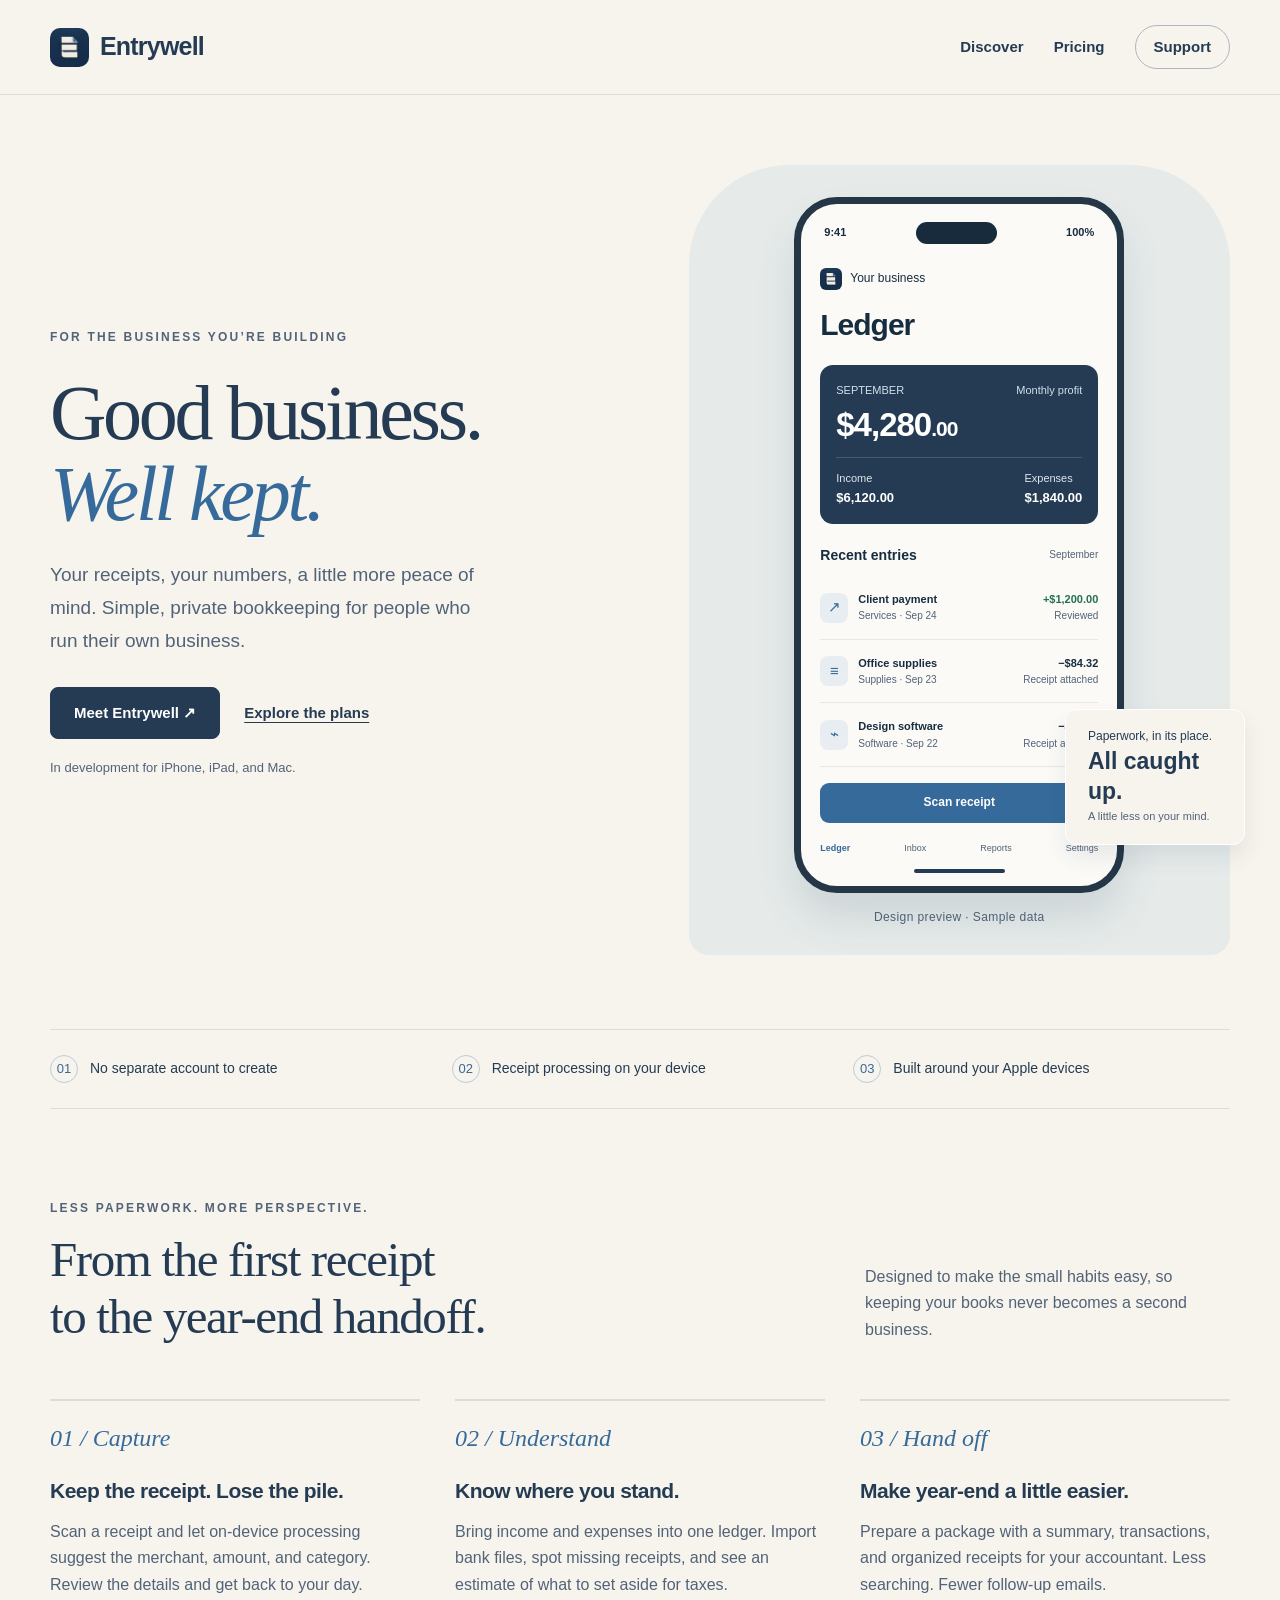
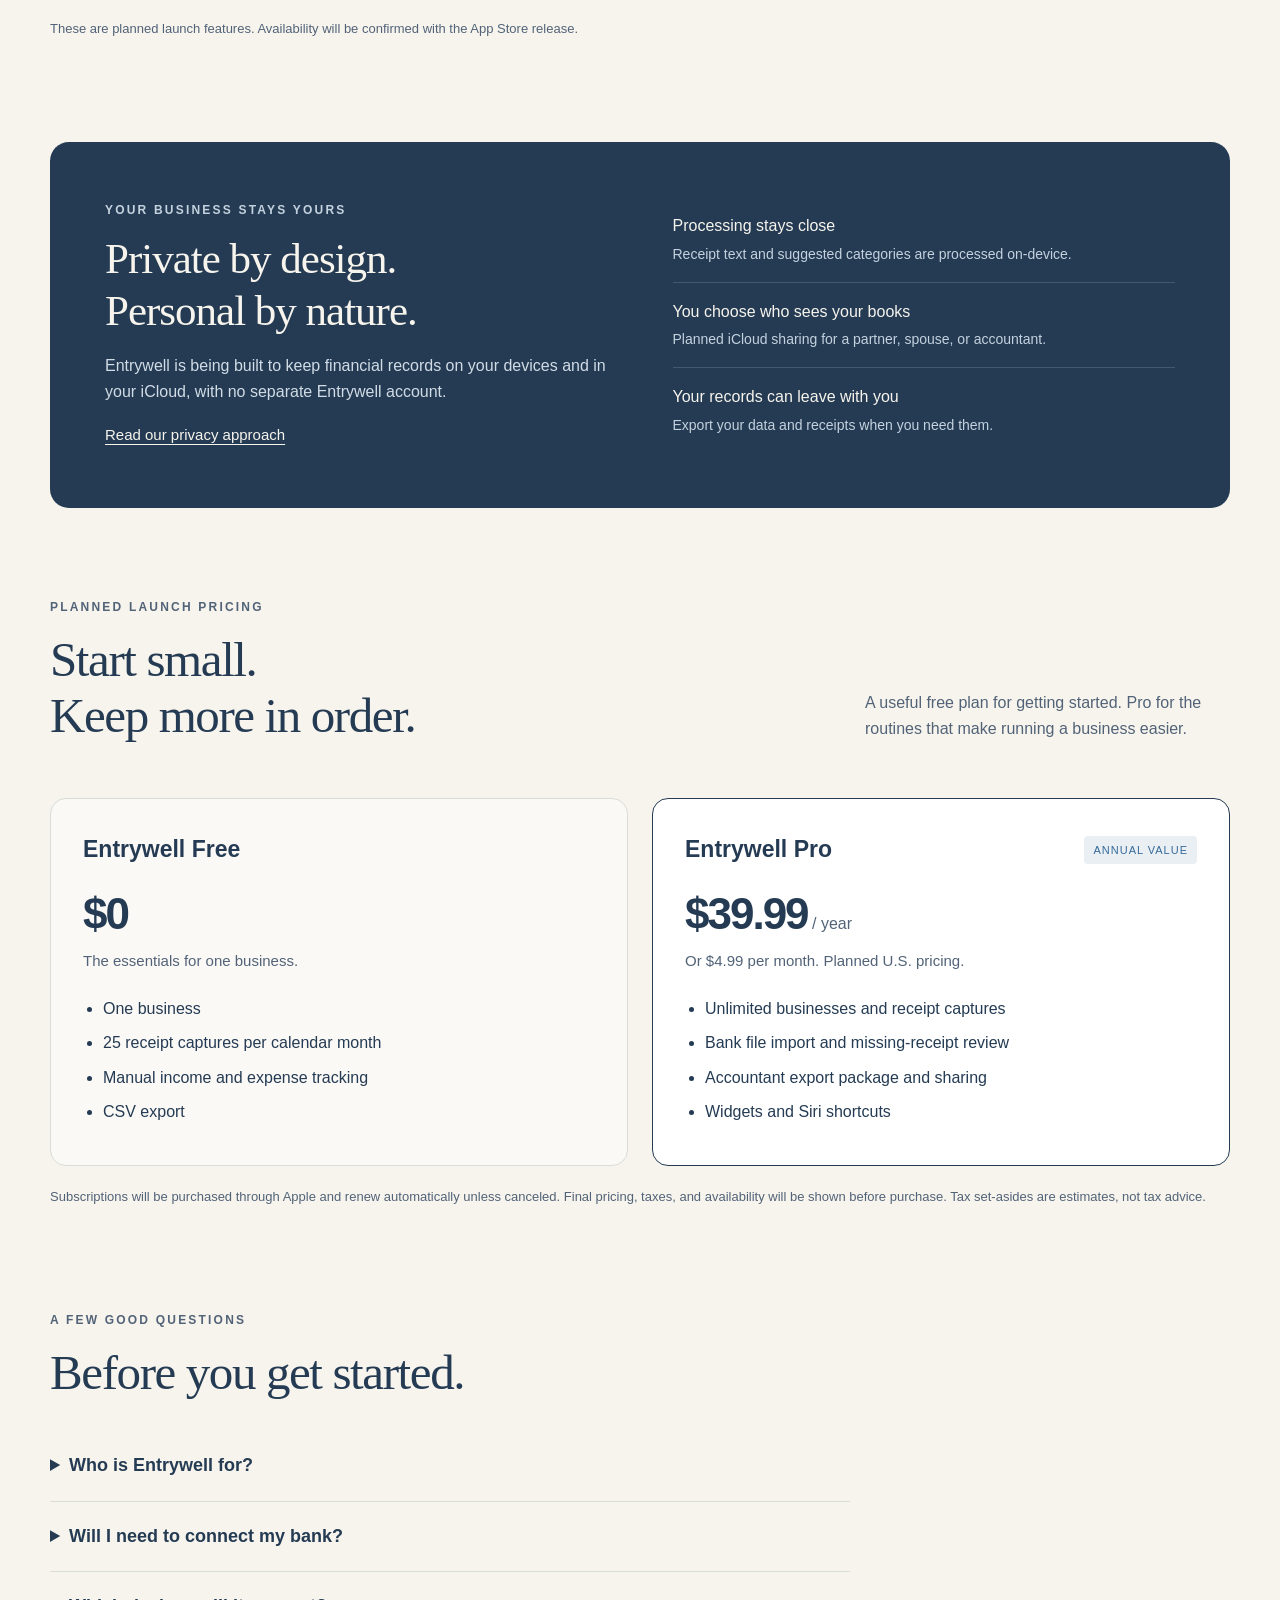
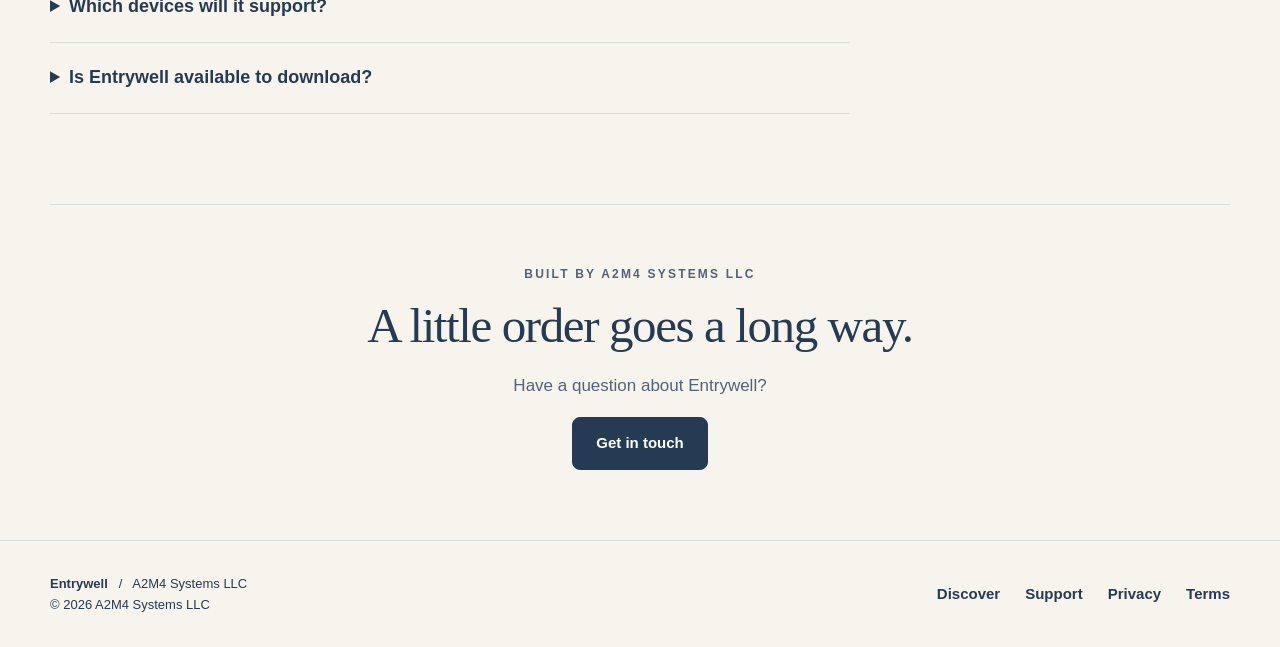
<file: docs/index.html>
<!doctype html>
<html lang="en"><head><meta charset="utf-8"><meta name="viewport" content="width=device-width, initial-scale=1"><title>Entrywell | Good business. Well kept.</title><meta name="description" content="Private bookkeeping for independent businesses. Entrywell is coming to iPhone, iPad, and Mac."><meta name="theme-color" content="#243b53"><link rel="canonical" href="https://entrywell.app/"><meta property="og:type" content="website"><meta property="og:title" content="Entrywell | Good business. Well kept."><meta property="og:description" content="Private bookkeeping for independent businesses. Entrywell is coming to iPhone, iPad, and Mac."><meta property="og:url" content="https://entrywell.app/"><link rel="icon" href="./assets/favicon.svg" type="image/svg+xml"><link rel="stylesheet" href="./assets/styles.css"></head><body><a class="skip" href="#main">Skip to content</a><header><div class="wrap nav"><a class="brand" href="./" aria-label="Entrywell home"><img src="./assets/entrywell-icon.png" alt="" width="39" height="39">Entrywell</a><nav aria-label="Main navigation"><a class="desktop-link" href="./marketing/">Discover</a><a class="desktop-link" href="./#pricing">Pricing</a><a class="nav-support" href="./support/">Support</a></nav></div></header><main id="main"><div class="wrap"><section class="hero"><div><div class="eyebrow">For the business you’re building</div><h1>Good business.<br><em>Well kept.</em></h1><p class="lead">Your receipts, your numbers, a little more peace of mind. Simple, private bookkeeping for people who run their own business.</p><div class="hero-actions"><a class="button" href="#features">Meet Entrywell <span aria-hidden="true">&nbsp;↗</span></a><a class="text-link" href="#pricing">Explore the plans</a></div><p class="availability">In development for iPhone, iPad, and Mac.</p></div><div class="hero-visual"><div class="phone" role="img" aria-label="Illustrative Entrywell ledger: September profit $4,280, income $6,120, expenses $1,840. Example transactions, not a live app screenshot."><div class="phone-top"><span>9:41</span><span class="island"></span><span>100%</span></div><div class="phone-business"><img src="./assets/entrywell-icon.png" alt="" width="22" height="22">Your business</div><h2>Ledger</h2><div class="summary"><div class="summary-top"><span>SEPTEMBER</span><span>Monthly profit</span></div><div class="money">$4,280<span style="font-size:21px">.00</span></div><div class="summary-bottom"><span>Income<strong>$6,120.00</strong></span><span>Expenses<strong>$1,840.00</strong></span></div></div><div class="transactions-title">Recent entries <small>September</small></div><div class="transaction"><span class="transaction-icon">↗</span><div><strong>Client payment</strong><small>Services · Sep 24</small></div><div class="transaction-amount"><strong class="income">+$1,200.00</strong><small>Reviewed</small></div></div><div class="transaction"><span class="transaction-icon">≡</span><div><strong>Office supplies</strong><small>Supplies · Sep 23</small></div><div class="transaction-amount"><strong>−$84.32</strong><small>Receipt attached</small></div></div><div class="transaction"><span class="transaction-icon">⌁</span><div><strong>Design software</strong><small>Software · Sep 22</small></div><div class="transaction-amount"><strong>−$29.00</strong><small>Receipt attached</small></div></div><div class="phone-scan">Scan receipt</div><div class="phone-tabs"><span>Ledger</span><span>Inbox</span><span>Reports</span><span>Settings</span></div><div class="home-indicator"></div></div><div class="floating-note">Paperwork, in its place.<strong>All caught up.</strong><small>A little less on your mind.</small></div><div class="preview-label">Design preview · Sample data</div></div></section><div class="principles" aria-label="Product principles"><div><b aria-hidden="true">01</b>No separate account to create</div><div><b aria-hidden="true">02</b>Receipt processing on your device</div><div><b aria-hidden="true">03</b>Built around your Apple devices</div></div><section class="section" id="features"><div class="section-heading"><div><div class="eyebrow">Less paperwork. More perspective.</div><h2>From the first receipt<br>to the year-end handoff.</h2></div><p>Designed to make the small habits easy, so keeping your books never becomes a second business.</p></div><div class="features"><article class="feature"><span class="feature-number">01 / Capture</span><h3>Keep the receipt. Lose the pile.</h3><p>Scan a receipt and let on-device processing suggest the merchant, amount, and category. Review the details and get back to your day.</p></article><article class="feature"><span class="feature-number">02 / Understand</span><h3>Know where you stand.</h3><p>Bring income and expenses into one ledger. Import bank files, spot missing receipts, and see an estimate of what to set aside for taxes.</p></article><article class="feature"><span class="feature-number">03 / Hand off</span><h3>Make year-end a little easier.</h3><p>Prepare a package with a summary, transactions, and organized receipts for your accountant. Less searching. Fewer follow-up emails.</p></article></div><p class="fine">These are planned launch features. Availability will be confirmed with the App Store release.</p></section><section class="privacy-band" aria-labelledby="private-title"><div><div class="eyebrow">Your business stays yours</div><h2 id="private-title">Private by design.<br>Personal by nature.</h2><p>Entrywell is being built to keep financial records on your devices and in your iCloud, with no separate Entrywell account.</p><a href="./privacy/">Read our privacy approach</a></div><ul class="privacy-list"><li>Processing stays close<span>Receipt text and suggested categories are processed on-device.</span></li><li>You choose who sees your books<span>Planned iCloud sharing for a partner, spouse, or accountant.</span></li><li>Your records can leave with you<span>Export your data and receipts when you need them.</span></li></ul></section><section class="section" id="pricing"><div class="section-heading"><div><div class="eyebrow">Planned launch pricing</div><h2>Start small.<br>Keep more in order.</h2></div><p>A useful free plan for getting started. Pro for the routines that make running a business easier.</p></div><div class="pricing-grid"><article class="price-card"><div class="price-top"><h3>Entrywell Free</h3></div><p class="price">$0</p><p class="price-description">The essentials for one business.</p><ul><li>One business</li><li>25 receipt captures per calendar month</li><li>Manual income and expense tracking</li><li>CSV export</li></ul></article><article class="price-card pro"><div class="price-top"><h3>Entrywell Pro</h3><span class="badge">Annual value</span></div><p class="price">$39.99<span> / year</span></p><p class="price-description">Or $4.99 per month. Planned U.S. pricing.</p><ul><li>Unlimited businesses and receipt captures</li><li>Bank file import and missing-receipt review</li><li>Accountant export package and sharing</li><li>Widgets and Siri shortcuts</li></ul></article></div><p class="fine">Subscriptions will be purchased through Apple and renew automatically unless canceled. Final pricing, taxes, and availability will be shown before purchase. Tax set-asides are estimates, not tax advice.</p></section><section class="section faq" style="padding-top:0" aria-labelledby="faq-title"><div class="eyebrow">A few good questions</div><h2 id="faq-title">Before you get started.</h2><details><summary>Who is Entrywell for?</summary><p>Freelancers, independent professionals, and small business owners who want a straightforward way to organize income, expenses, and receipts. The planned tax export focuses on U.S. Schedule C reporting; it will not cover every business tax situation.</p></details><details><summary>Will I need to connect my bank?</summary><p>No bank connection is planned for the first release. You’ll be able to add entries yourself, scan receipts, or use Pro to import bank files in CSV, OFX, or QFX format.</p></details><details><summary>Which devices will it support?</summary><p>The planned minimums are iOS 26, iPadOS 26, and macOS 26. Some on-device intelligence features require compatible hardware. A simpler receipt parser is planned for devices where the language model is unavailable.</p></details><details><summary>Is Entrywell available to download?</summary><p>Not yet. Entrywell is in development. This page will link directly to the App Store when it is ready. The interface shown above is a design preview.</p></details></section><section class="closing"><div class="eyebrow">Built by A2M4 Systems LLC</div><h2>A little order goes a long way.</h2><p>Have a question about Entrywell?</p><a class="button" href="./support/">Get in touch</a></section></div></main><footer><div class="wrap footer-inner"><div><span class="footer-brand">Entrywell</span> &nbsp; / &nbsp; A2M4 Systems LLC<br>© 2026 A2M4 Systems LLC</div><nav class="footer-links" aria-label="Footer navigation"><a href="./marketing/">Discover</a><a href="./support/">Support</a><a href="./privacy/">Privacy</a><a href="./terms/">Terms</a></nav></div></footer></body></html>
</file>
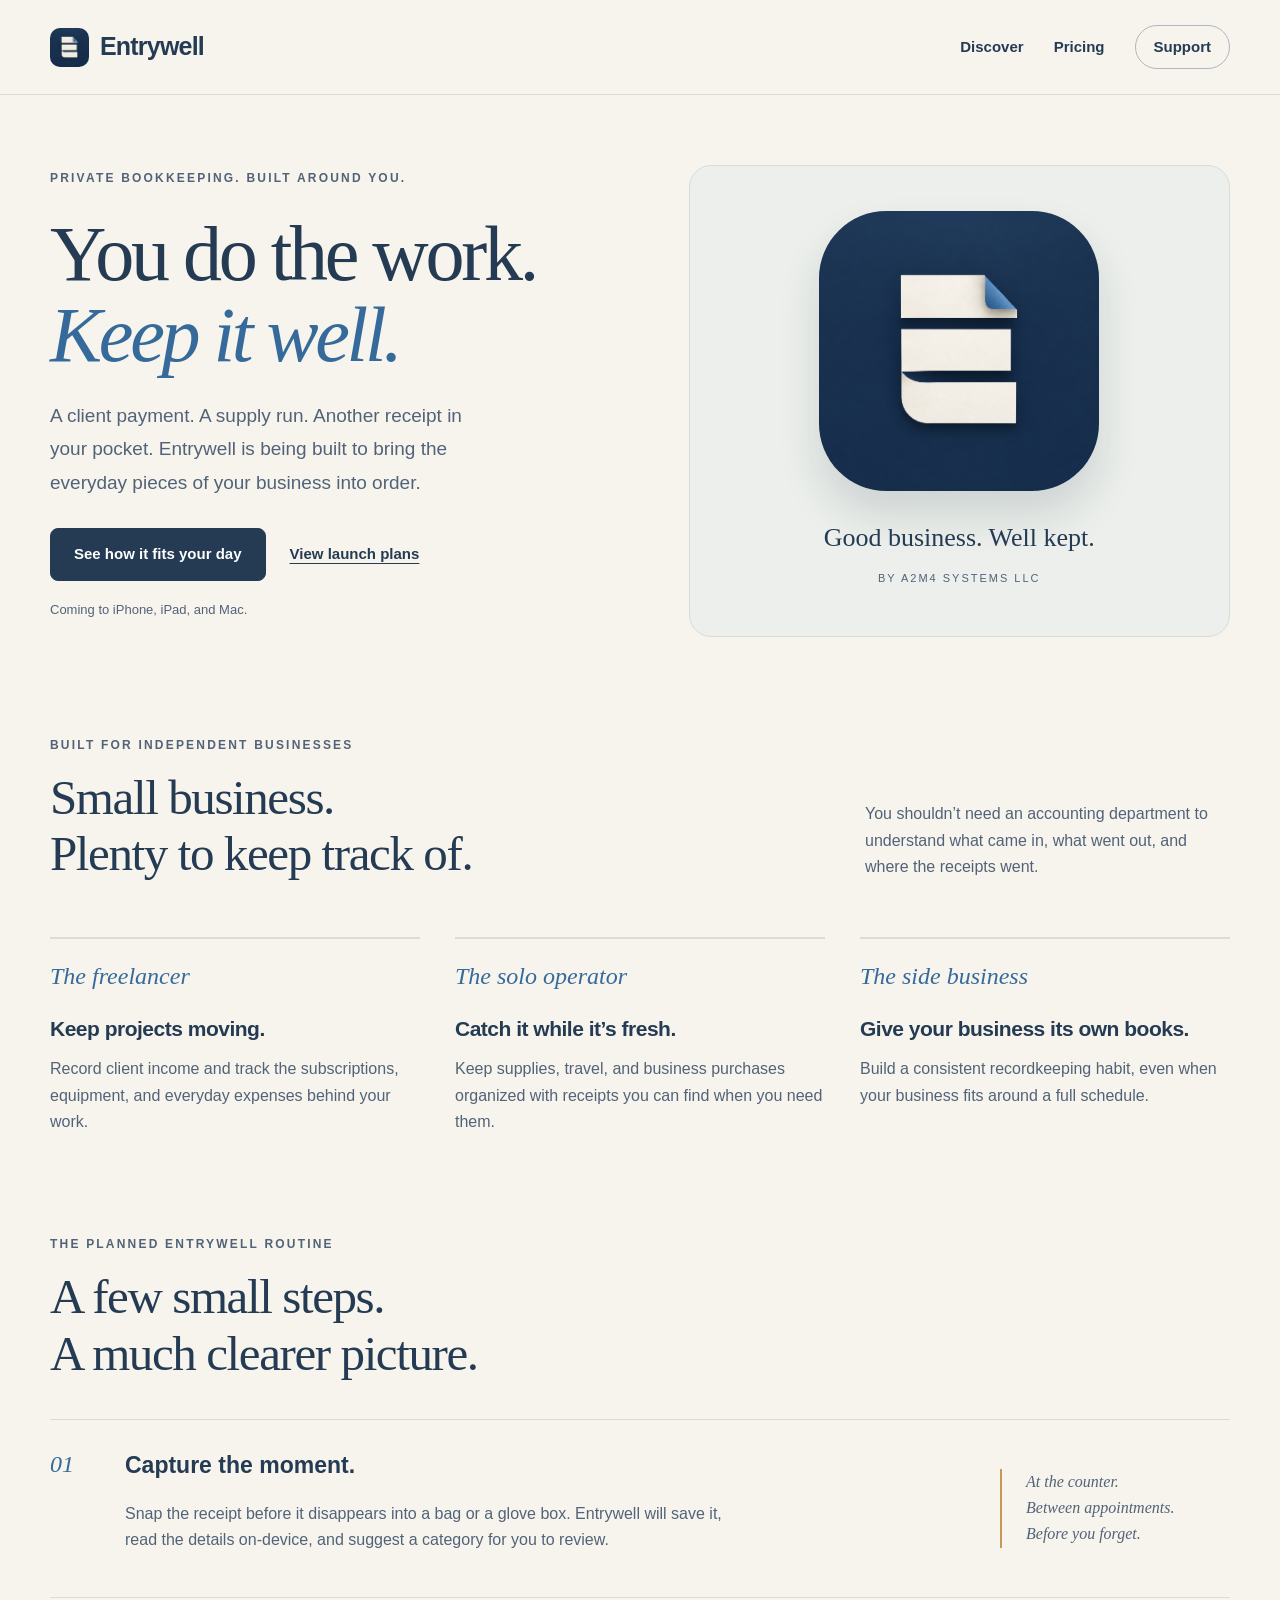
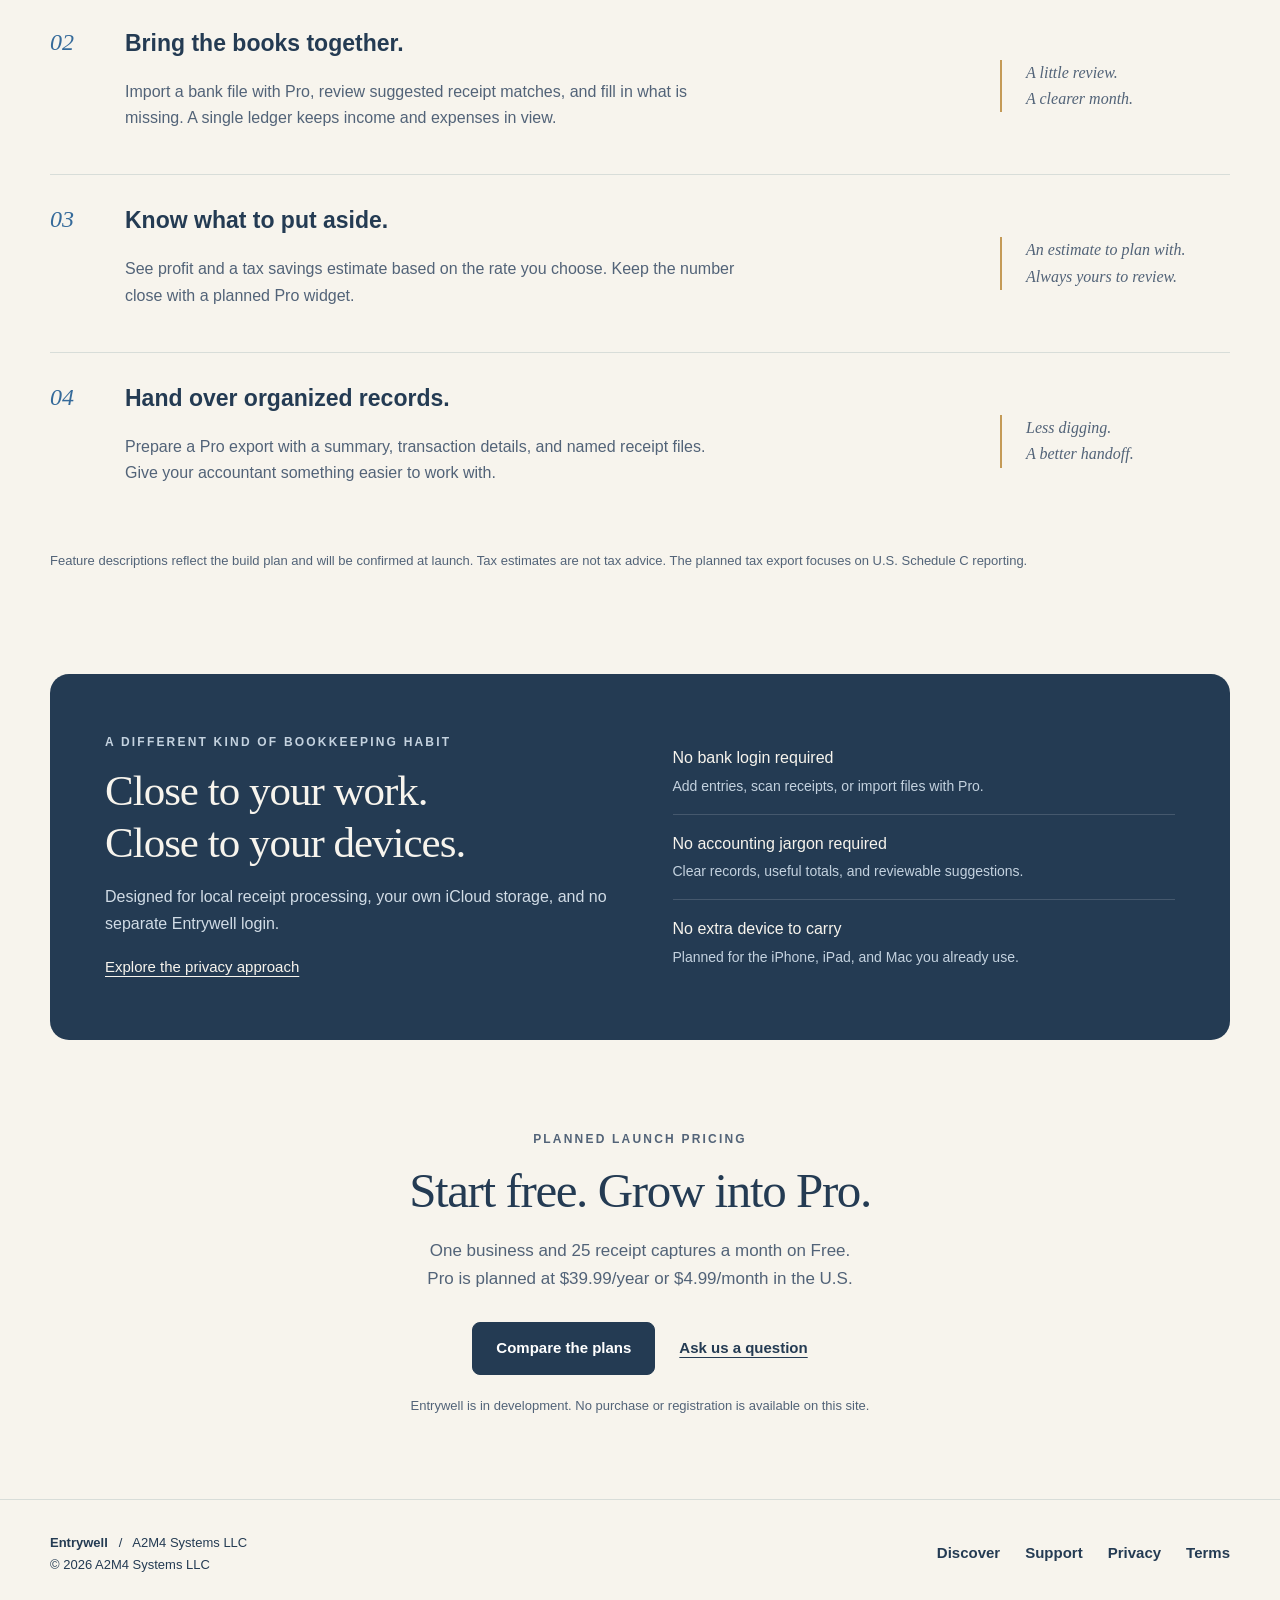
<file: docs/marketing/index.html>
<!doctype html>
<html lang="en"><head><meta charset="utf-8"><meta name="viewport" content="width=device-width, initial-scale=1"><title>Entrywell for independent businesses | Private bookkeeping</title><meta name="description" content="A closer look at Entrywell: planned receipt capture, income and expense tracking, tax estimates, and accountant exports for independent businesses."><meta name="theme-color" content="#243b53"><link rel="canonical" href="https://entrywell.app/marketing/"><meta property="og:type" content="website"><meta property="og:title" content="Entrywell for independent businesses | Private bookkeeping"><meta property="og:description" content="A closer look at Entrywell: planned receipt capture, income and expense tracking, tax estimates, and accountant exports for independent businesses."><meta property="og:url" content="https://entrywell.app/marketing/"><link rel="icon" href="../assets/favicon.svg" type="image/svg+xml"><link rel="stylesheet" href="../assets/styles.css"></head><body><a class="skip" href="#main">Skip to content</a><header><div class="wrap nav"><a class="brand" href="../" aria-label="Entrywell home"><img src="../assets/entrywell-icon.png" alt="" width="39" height="39">Entrywell</a><nav aria-label="Main navigation"><a class="desktop-link" href="../marketing/">Discover</a><a class="desktop-link" href="../#pricing">Pricing</a><a class="nav-support" href="../support/">Support</a></nav></div></header><main id="main"><div class="wrap"><section class="hero marketing-hero"><div><div class="eyebrow">Private bookkeeping. Built around you.</div><h1>You do the work.<br><em>Keep it well.</em></h1><p class="lead">A client payment. A supply run. Another receipt in your pocket. Entrywell is being built to bring the everyday pieces of your business into order.</p><div class="hero-actions"><a class="button" href="#workflow">See how it fits your day</a><a class="text-link" href="../#pricing">View launch plans</a></div><p class="availability">Coming to iPhone, iPad, and Mac.</p></div><div class="marketing-brand"><img src="../assets/entrywell-icon.png" width="360" height="360" alt="Entrywell icon: an ivory paper E on deep ink blue"><p>Good business. Well kept.</p><span>BY A2M4 SYSTEMS LLC</span></div></section><section class="section" style="padding-top:25px"><div class="section-heading"><div><div class="eyebrow">Built for independent businesses</div><h2>Small business.<br>Plenty to keep track of.</h2></div><p>You shouldn’t need an accounting department to understand what came in, what went out, and where the receipts went.</p></div><div class="features"><article class="feature"><span class="feature-number">The freelancer</span><h3>Keep projects moving.</h3><p>Record client income and track the subscriptions, equipment, and everyday expenses behind your work.</p></article><article class="feature"><span class="feature-number">The solo operator</span><h3>Catch it while it’s fresh.</h3><p>Keep supplies, travel, and business purchases organized with receipts you can find when you need them.</p></article><article class="feature"><span class="feature-number">The side business</span><h3>Give your business its own books.</h3><p>Build a consistent recordkeeping habit, even when your business fits around a full schedule.</p></article></div></section><section class="workflow section" id="workflow"><div class="eyebrow">The planned Entrywell routine</div><h2>A few small steps.<br>A much clearer picture.</h2><div class="workflow-row"><span>01</span><div><h3>Capture the moment.</h3><p>Snap the receipt before it disappears into a bag or a glove box. Entrywell will save it, read the details on-device, and suggest a category for you to review.</p></div><p class="workflow-aside">At the counter.<br>Between appointments.<br>Before you forget.</p></div><div class="workflow-row"><span>02</span><div><h3>Bring the books together.</h3><p>Import a bank file with Pro, review suggested receipt matches, and fill in what is missing. A single ledger keeps income and expenses in view.</p></div><p class="workflow-aside">A little review.<br>A clearer month.</p></div><div class="workflow-row"><span>03</span><div><h3>Know what to put aside.</h3><p>See profit and a tax savings estimate based on the rate you choose. Keep the number close with a planned Pro widget.</p></div><p class="workflow-aside">An estimate to plan with.<br>Always yours to review.</p></div><div class="workflow-row"><span>04</span><div><h3>Hand over organized records.</h3><p>Prepare a Pro export with a summary, transaction details, and named receipt files. Give your accountant something easier to work with.</p></div><p class="workflow-aside">Less digging.<br>A better handoff.</p></div><p class="fine">Feature descriptions reflect the build plan and will be confirmed at launch. Tax estimates are not tax advice. The planned tax export focuses on U.S. Schedule C reporting.</p></section><section class="privacy-band"><div><div class="eyebrow">A different kind of bookkeeping habit</div><h2>Close to your work.<br>Close to your devices.</h2><p>Designed for local receipt processing, your own iCloud storage, and no separate Entrywell login.</p><a href="../privacy/">Explore the privacy approach</a></div><ul class="privacy-list"><li>No bank login required<span>Add entries, scan receipts, or import files with Pro.</span></li><li>No accounting jargon required<span>Clear records, useful totals, and reviewable suggestions.</span></li><li>No extra device to carry<span>Planned for the iPhone, iPad, and Mac you already use.</span></li></ul></section><section class="closing" style="border-top:0;margin-top:30px"><div class="eyebrow">Planned launch pricing</div><h2>Start free. Grow into Pro.</h2><p>One business and 25 receipt captures a month on Free.<br>Pro is planned at $39.99/year or $4.99/month in the U.S.</p><div class="hero-actions" style="justify-content:center"><a class="button" href="../#pricing">Compare the plans</a><a class="text-link" href="../support/">Ask us a question</a></div><p class="fine">Entrywell is in development. No purchase or registration is available on this site.</p></section></div></main><footer><div class="wrap footer-inner"><div><span class="footer-brand">Entrywell</span> &nbsp; / &nbsp; A2M4 Systems LLC<br>© 2026 A2M4 Systems LLC</div><nav class="footer-links" aria-label="Footer navigation"><a href="../marketing/">Discover</a><a href="../support/">Support</a><a href="../privacy/">Privacy</a><a href="../terms/">Terms</a></nav></div></footer></body></html>
</file>
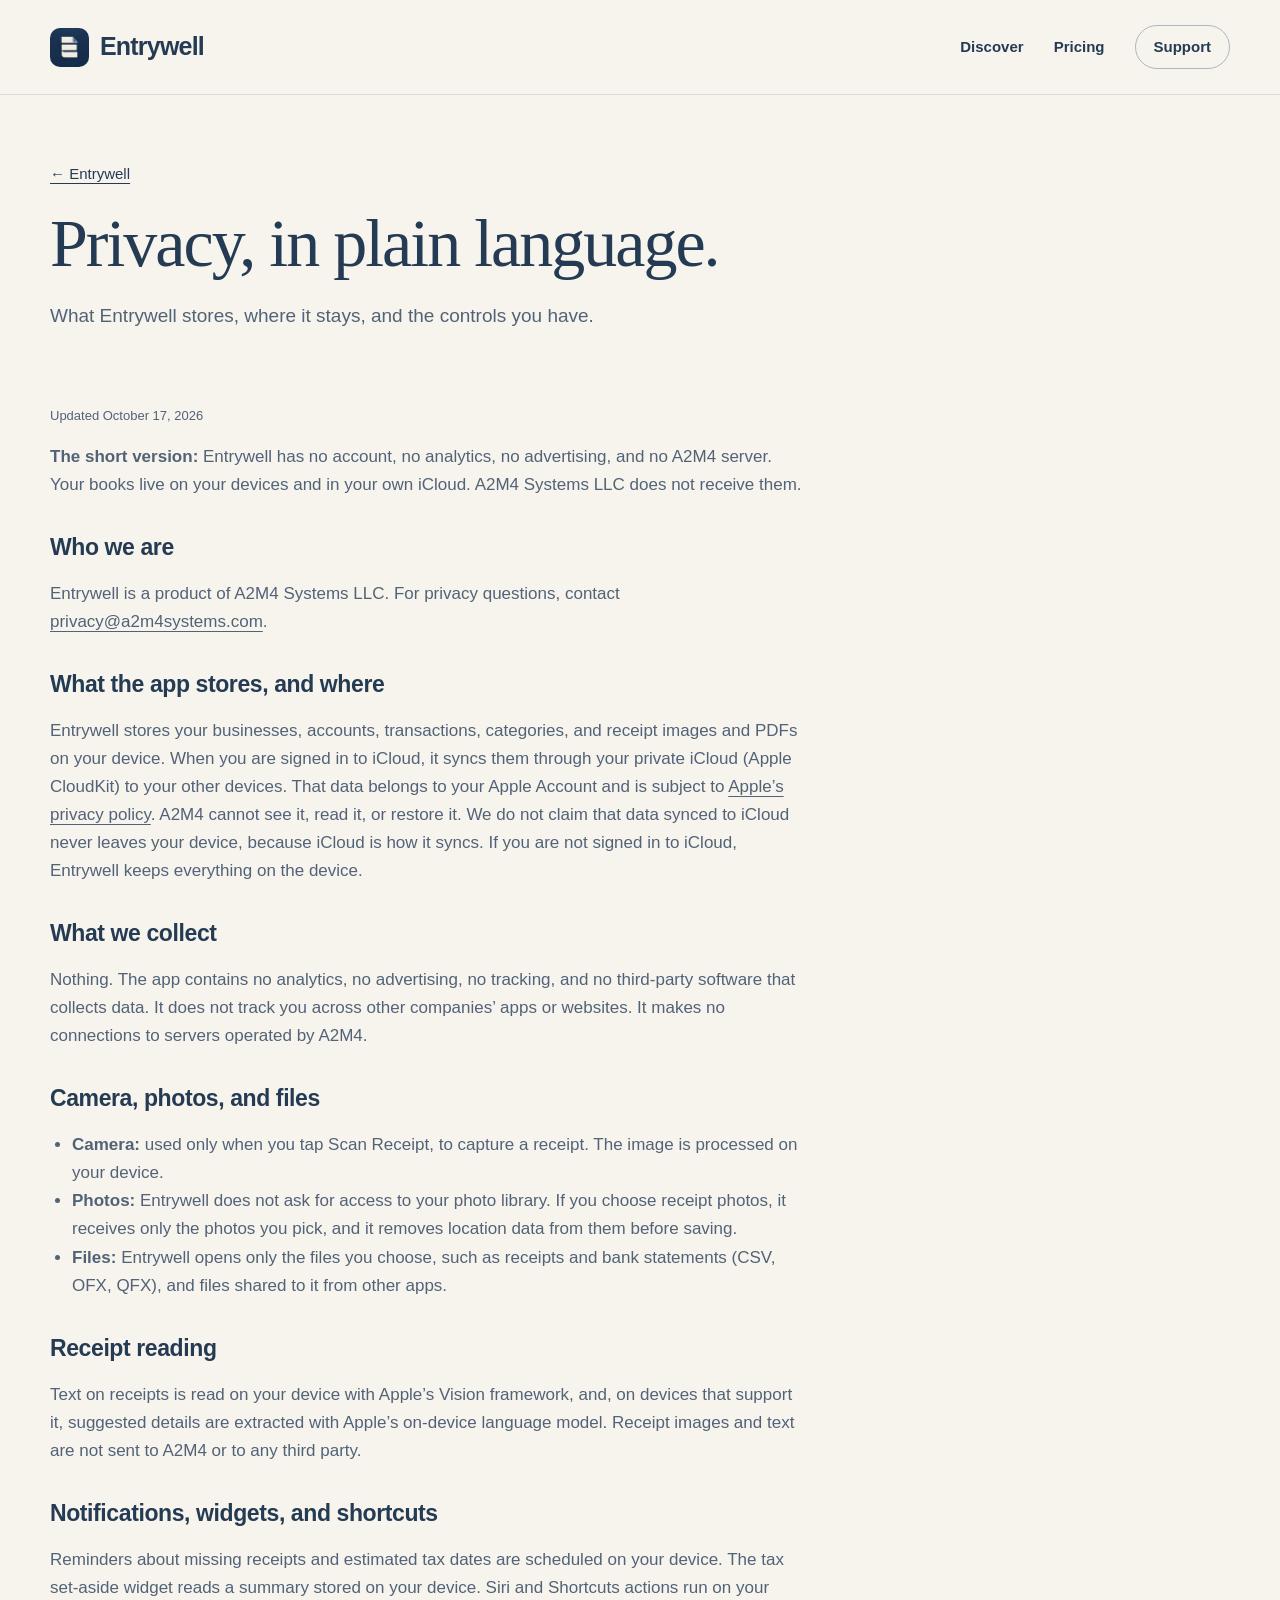
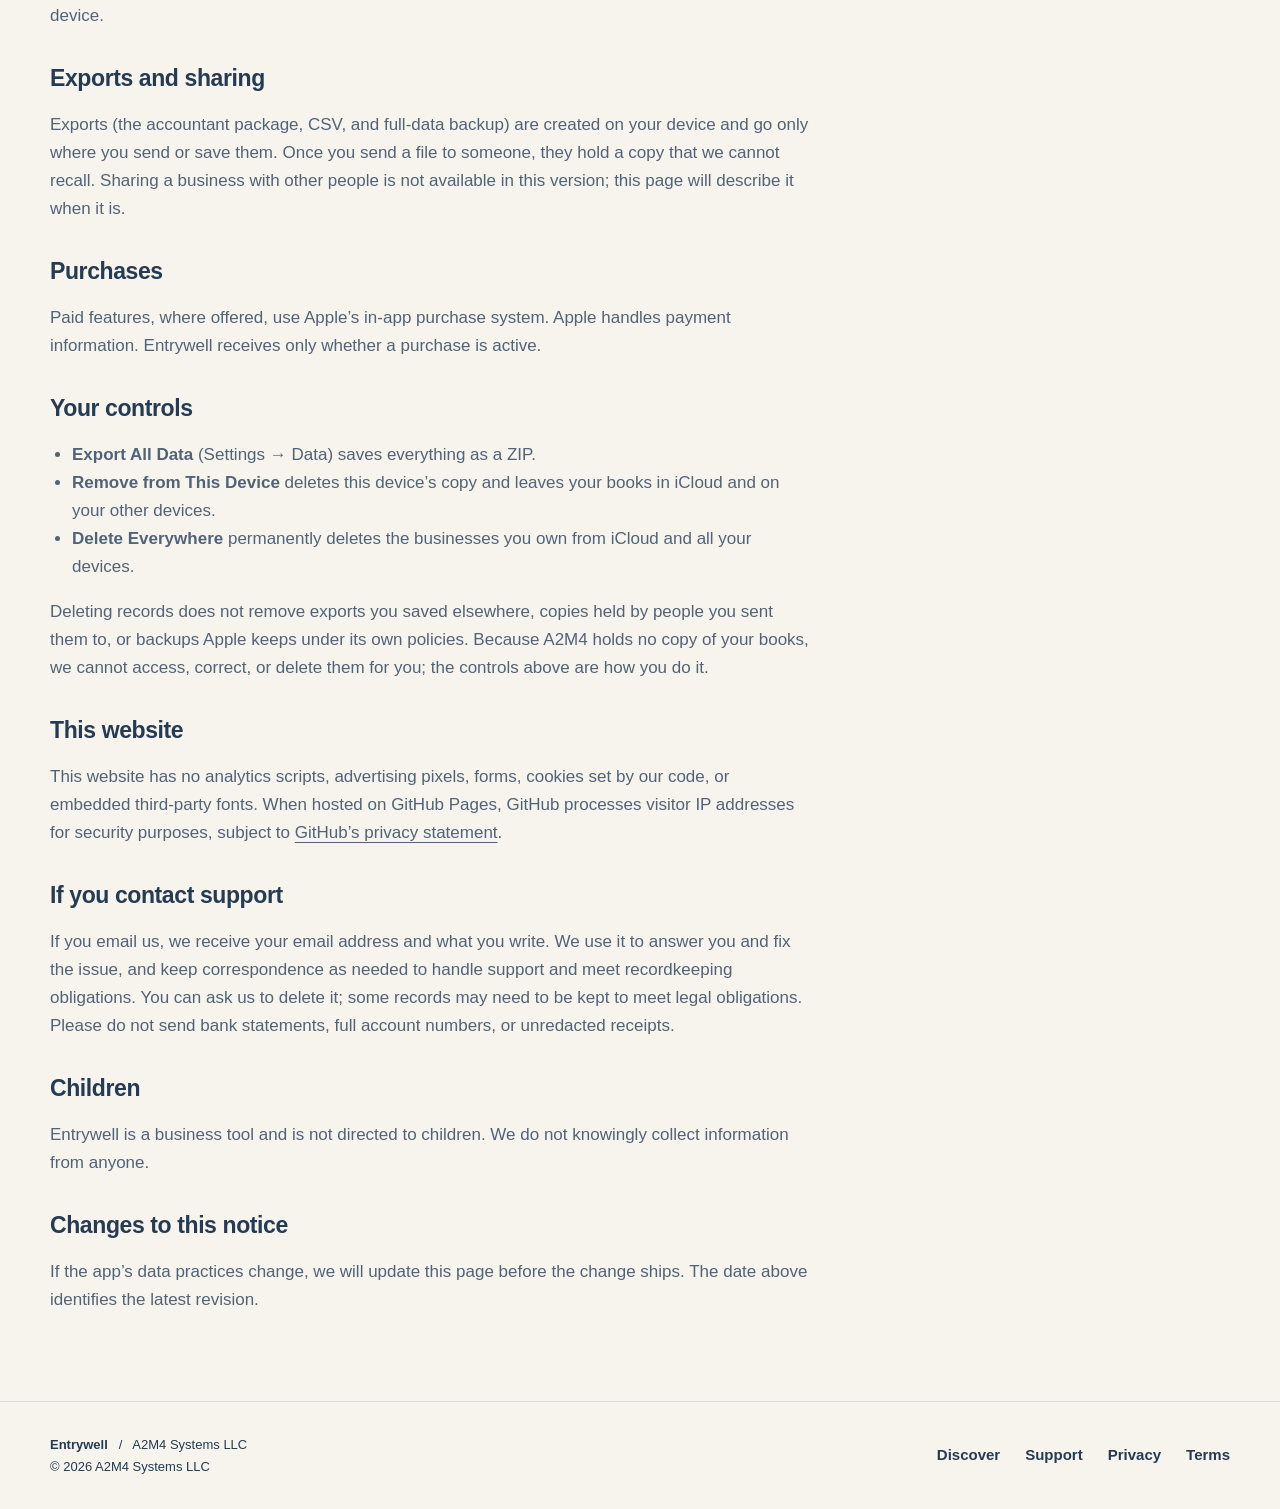
<file: docs/privacy/index.html>
<!doctype html>
<html lang="en"><head><meta charset="utf-8"><meta name="viewport" content="width=device-width, initial-scale=1"><title>Privacy, in plain language. | Entrywell</title><meta name="description" content="What Entrywell stores, where it stays, and the controls you have."><meta name="theme-color" content="#243b53"><link rel="canonical" href="https://entrywell.app/privacy/"><meta property="og:type" content="website"><meta property="og:title" content="Privacy, in plain language. | Entrywell"><meta property="og:description" content="What Entrywell stores, where it stays, and the controls you have."><meta property="og:url" content="https://entrywell.app/privacy/"><link rel="icon" href="../assets/favicon.svg" type="image/svg+xml"><link rel="stylesheet" href="../assets/styles.css"></head><body><a class="skip" href="#main">Skip to content</a><header><div class="wrap nav"><a class="brand" href="../" aria-label="Entrywell home"><img src="../assets/entrywell-icon.png" alt="" width="39" height="39">Entrywell</a><nav aria-label="Main navigation"><a class="desktop-link" href="../marketing/">Discover</a><a class="desktop-link" href="../#pricing">Pricing</a><a class="nav-support" href="../support/">Support</a></nav></div></header><main id="main" class="wrap"><div class="subhero"><a class="back" href="../">← Entrywell</a><h1>Privacy, in plain language.</h1><p class="lead">What Entrywell stores, where it stays, and the controls you have.</p></div><article class="article"><p class="date">Updated October 17, 2026</p><p class="lead-in"><strong>The short version:</strong> Entrywell has no account, no analytics, no advertising, and no A2M4 server. Your books live on your devices and in your own iCloud. A2M4 Systems LLC does not receive them.</p><h2>Who we are</h2><p>Entrywell is a product of A2M4 Systems LLC. For privacy questions, contact <a href="mailto:privacy@a2m4systems.com?subject=Entrywell%20privacy">privacy@a2m4systems.com</a>.</p><h2>What the app stores, and where</h2><p>Entrywell stores your businesses, accounts, transactions, categories, and receipt images and PDFs on your device. When you are signed in to iCloud, it syncs them through your private iCloud (Apple CloudKit) to your other devices. That data belongs to your Apple Account and is subject to <a href="https://www.apple.com/legal/privacy/">Apple’s privacy policy</a>. A2M4 cannot see it, read it, or restore it. We do not claim that data synced to iCloud never leaves your device, because iCloud is how it syncs. If you are not signed in to iCloud, Entrywell keeps everything on the device.</p><h2>What we collect</h2><p>Nothing. The app contains no analytics, no advertising, no tracking, and no third-party software that collects data. It does not track you across other companies’ apps or websites. It makes no connections to servers operated by A2M4.</p><h2>Camera, photos, and files</h2><ul><li><strong>Camera:</strong> used only when you tap Scan Receipt, to capture a receipt. The image is processed on your device.</li><li><strong>Photos:</strong> Entrywell does not ask for access to your photo library. If you choose receipt photos, it receives only the photos you pick, and it removes location data from them before saving.</li><li><strong>Files:</strong> Entrywell opens only the files you choose, such as receipts and bank statements (CSV, OFX, QFX), and files shared to it from other apps.</li></ul><h2>Receipt reading</h2><p>Text on receipts is read on your device with Apple’s Vision framework, and, on devices that support it, suggested details are extracted with Apple’s on-device language model. Receipt images and text are not sent to A2M4 or to any third party.</p><h2>Notifications, widgets, and shortcuts</h2><p>Reminders about missing receipts and estimated tax dates are scheduled on your device. The tax set-aside widget reads a summary stored on your device. Siri and Shortcuts actions run on your device.</p><h2>Exports and sharing</h2><p>Exports (the accountant package, CSV, and full-data backup) are created on your device and go only where you send or save them. Once you send a file to someone, they hold a copy that we cannot recall. Sharing a business with other people is not available in this version; this page will describe it when it is.</p><h2>Purchases</h2><p>Paid features, where offered, use Apple’s in-app purchase system. Apple handles payment information. Entrywell receives only whether a purchase is active.</p><h2>Your controls</h2><ul><li><strong>Export All Data</strong> (Settings → Data) saves everything as a ZIP.</li><li><strong>Remove from This Device</strong> deletes this device’s copy and leaves your books in iCloud and on your other devices.</li><li><strong>Delete Everywhere</strong> permanently deletes the businesses you own from iCloud and all your devices.</li></ul><p>Deleting records does not remove exports you saved elsewhere, copies held by people you sent them to, or backups Apple keeps under its own policies. Because A2M4 holds no copy of your books, we cannot access, correct, or delete them for you; the controls above are how you do it.</p><h2>This website</h2><p>This website has no analytics scripts, advertising pixels, forms, cookies set by our code, or embedded third-party fonts. When hosted on GitHub Pages, GitHub processes visitor IP addresses for security purposes, subject to <a href="https://docs.github.com/en/site-policy/privacy-policies/github-general-privacy-statement">GitHub’s privacy statement</a>.</p><h2>If you contact support</h2><p>If you email us, we receive your email address and what you write. We use it to answer you and fix the issue, and keep correspondence as needed to handle support and meet recordkeeping obligations. You can ask us to delete it; some records may need to be kept to meet legal obligations. Please do not send bank statements, full account numbers, or unredacted receipts.</p><h2>Children</h2><p>Entrywell is a business tool and is not directed to children. We do not knowingly collect information from anyone.</p><h2>Changes to this notice</h2><p>If the app’s data practices change, we will update this page before the change ships. The date above identifies the latest revision.</p></article></main><footer><div class="wrap footer-inner"><div><span class="footer-brand">Entrywell</span> &nbsp; / &nbsp; A2M4 Systems LLC<br>© 2026 A2M4 Systems LLC</div><nav class="footer-links" aria-label="Footer navigation"><a href="../marketing/">Discover</a><a href="../support/">Support</a><a href="../privacy/">Privacy</a><a href="../terms/">Terms</a></nav></div></footer></body></html>
</file>
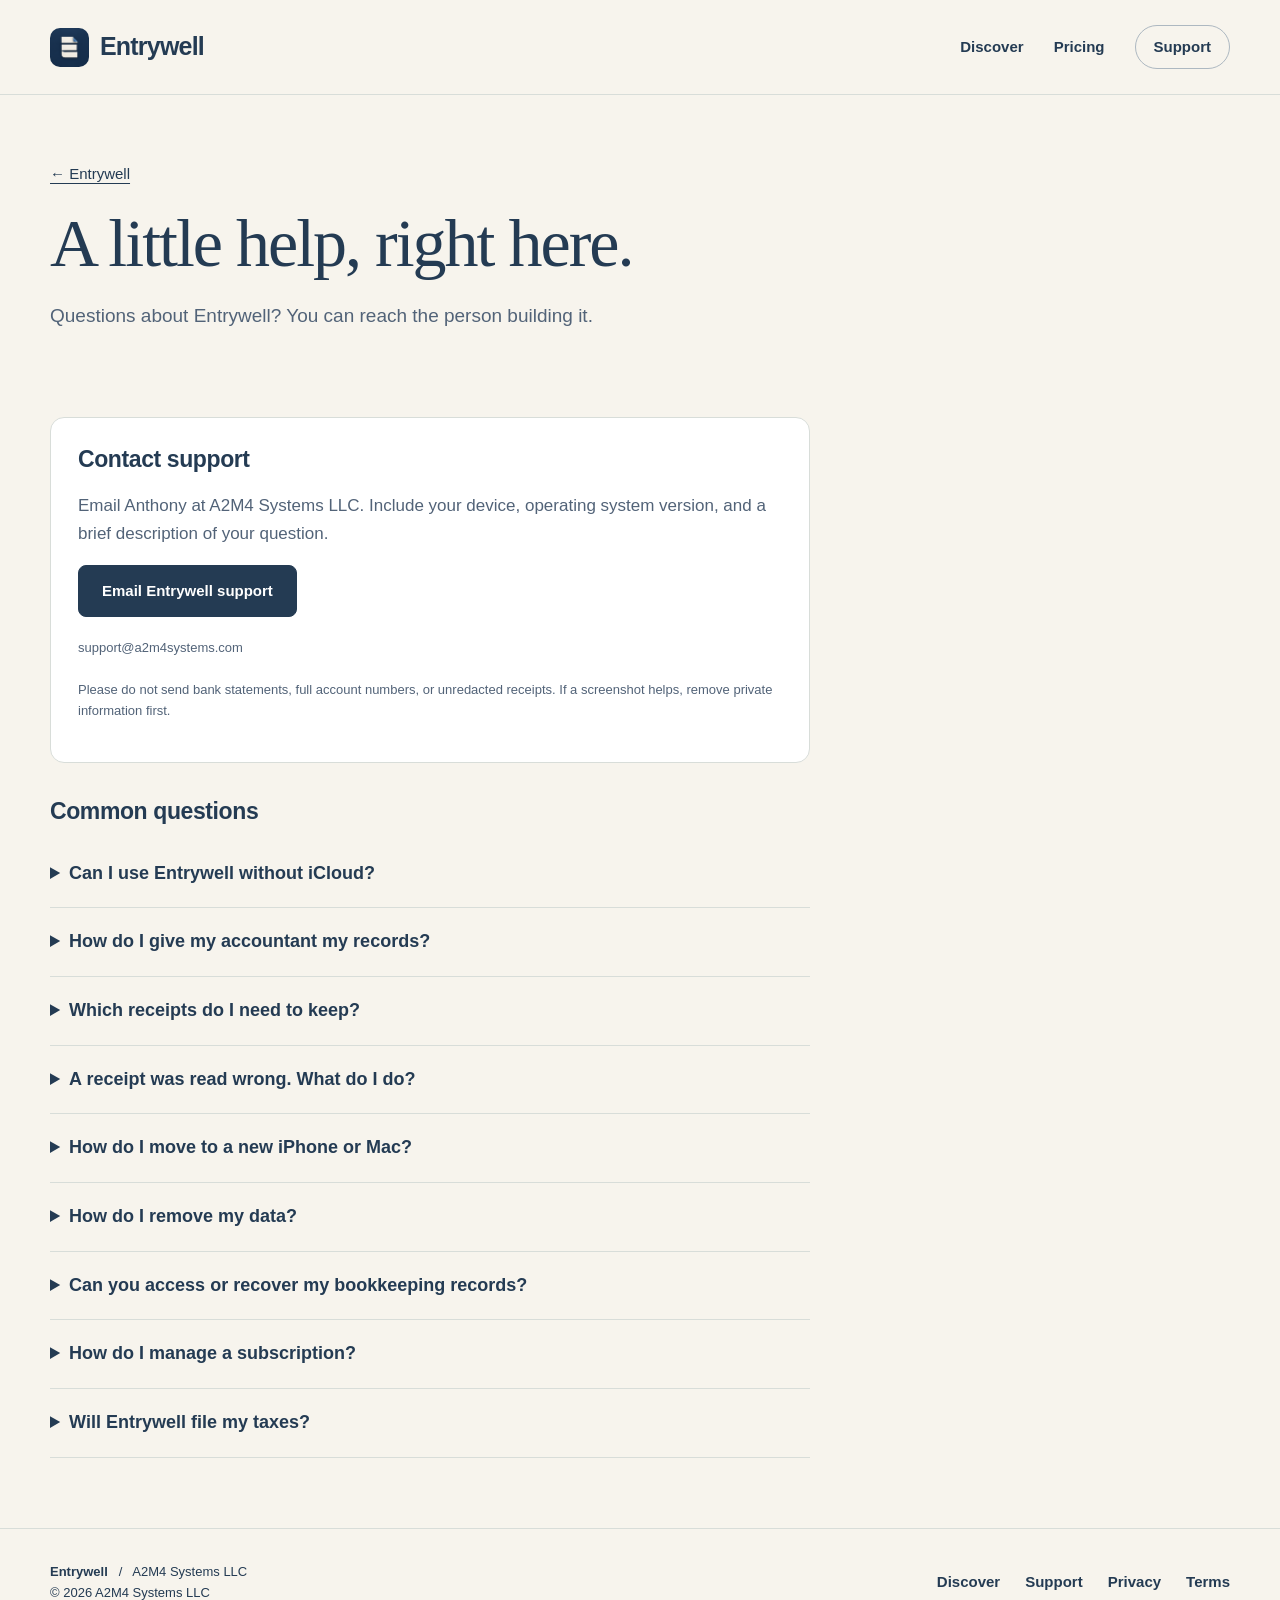
<file: docs/support/index.html>
<!doctype html>
<html lang="en"><head><meta charset="utf-8"><meta name="viewport" content="width=device-width, initial-scale=1"><title>A little help, right here. | Entrywell</title><meta name="description" content="Questions about Entrywell? You can reach the person building it."><meta name="theme-color" content="#243b53"><link rel="canonical" href="https://entrywell.app/support/"><meta property="og:type" content="website"><meta property="og:title" content="A little help, right here. | Entrywell"><meta property="og:description" content="Questions about Entrywell? You can reach the person building it."><meta property="og:url" content="https://entrywell.app/support/"><link rel="icon" href="../assets/favicon.svg" type="image/svg+xml"><link rel="stylesheet" href="../assets/styles.css"></head><body><a class="skip" href="#main">Skip to content</a><header><div class="wrap nav"><a class="brand" href="../" aria-label="Entrywell home"><img src="../assets/entrywell-icon.png" alt="" width="39" height="39">Entrywell</a><nav aria-label="Main navigation"><a class="desktop-link" href="../marketing/">Discover</a><a class="desktop-link" href="../#pricing">Pricing</a><a class="nav-support" href="../support/">Support</a></nav></div></header><main id="main" class="wrap"><div class="subhero"><a class="back" href="../">← Entrywell</a><h1>A little help, right here.</h1><p class="lead">Questions about Entrywell? You can reach the person building it.</p></div><article class="article"><div class="contact-card"><h2>Contact support</h2><p>Email Anthony at A2M4 Systems LLC. Include your device, operating system version, and a brief description of your question.</p><a class="button" href="mailto:support@a2m4systems.com?subject=Entrywell%20support">Email Entrywell support</a><p class="fine">support@a2m4systems.com</p><p class="fine">Please do not send bank statements, full account numbers, or unredacted receipts. If a screenshot helps, remove private information first.</p></div><h2>Common questions</h2>
<details><summary>Can I use Entrywell without iCloud?</summary><p>Yes. Without iCloud, Entrywell keeps your books on that device only. Sync between devices needs you to be signed in to iCloud with iCloud Drive and enough storage. In Settings, the iCloud section shows the current status.</p></details>
<details><summary>How do I give my accountant my records?</summary><p>Open Reports, tap the export button, choose a date range (the last tax year is the default), and tap Export for CPA. You get a ZIP with a Summary.pdf (totals by Schedule C line and any missing receipts), a Transactions.csv, and a Receipts folder. Each receipt file is named with its date, vendor, and amount, so every spreadsheet row matches a file.</p></details>
<details><summary>Which receipts do I need to keep?</summary><p>The IRS generally requires a receipt for business expenses of $75 or more, and for lodging at any amount. Entrywell reminds you about purchases missing one. Check with your accountant for your situation.</p></details>
<details><summary>A receipt was read wrong. What do I do?</summary><p>Receipts the app is unsure about wait in your Inbox for review. You can edit the vendor, date, amount, and category on any transaction. Devices without the on-device language model use a simpler reader, so check amounts and categories before relying on them.</p></details>
<details><summary>How do I move to a new iPhone or Mac?</summary><p>Sign in to the same iCloud account and install Entrywell. Your books download automatically. For a safety copy first, use Settings → Data → Export All Data.</p></details>
<details><summary>How do I remove my data?</summary><p>In Settings → Data, <strong>Remove from This Device</strong> deletes this device’s copy and keeps your books in iCloud, which is what you want when handing over a device. <strong>Delete Everywhere</strong> permanently deletes your businesses from iCloud and all your devices, and asks you to type DELETE to confirm. Export your data first if you may need it.</p></details>
<details><summary>Can you access or recover my bookkeeping records?</summary><p>No. A2M4 Systems LLC has no access to your books or your iCloud, so support cannot restore records you delete. Keep exports of important business records.</p></details>
<details><summary>How do I manage a subscription?</summary><p>Where paid features are offered, they are managed through your Apple Account. On iPhone or iPad, open Settings, tap your name, then Subscriptions. See <a href="https://support.apple.com/118428">Apple’s subscription cancellation guide</a>.</p></details>
<details><summary>Will Entrywell file my taxes?</summary><p>No. Entrywell organizes records and prepares exports. Tax set-aside amounts are estimates, not tax advice; review them with your accountant.</p></details>
</article></main><footer><div class="wrap footer-inner"><div><span class="footer-brand">Entrywell</span> &nbsp; / &nbsp; A2M4 Systems LLC<br>© 2026 A2M4 Systems LLC</div><nav class="footer-links" aria-label="Footer navigation"><a href="../marketing/">Discover</a><a href="../support/">Support</a><a href="../privacy/">Privacy</a><a href="../terms/">Terms</a></nav></div></footer></body></html>
</file>
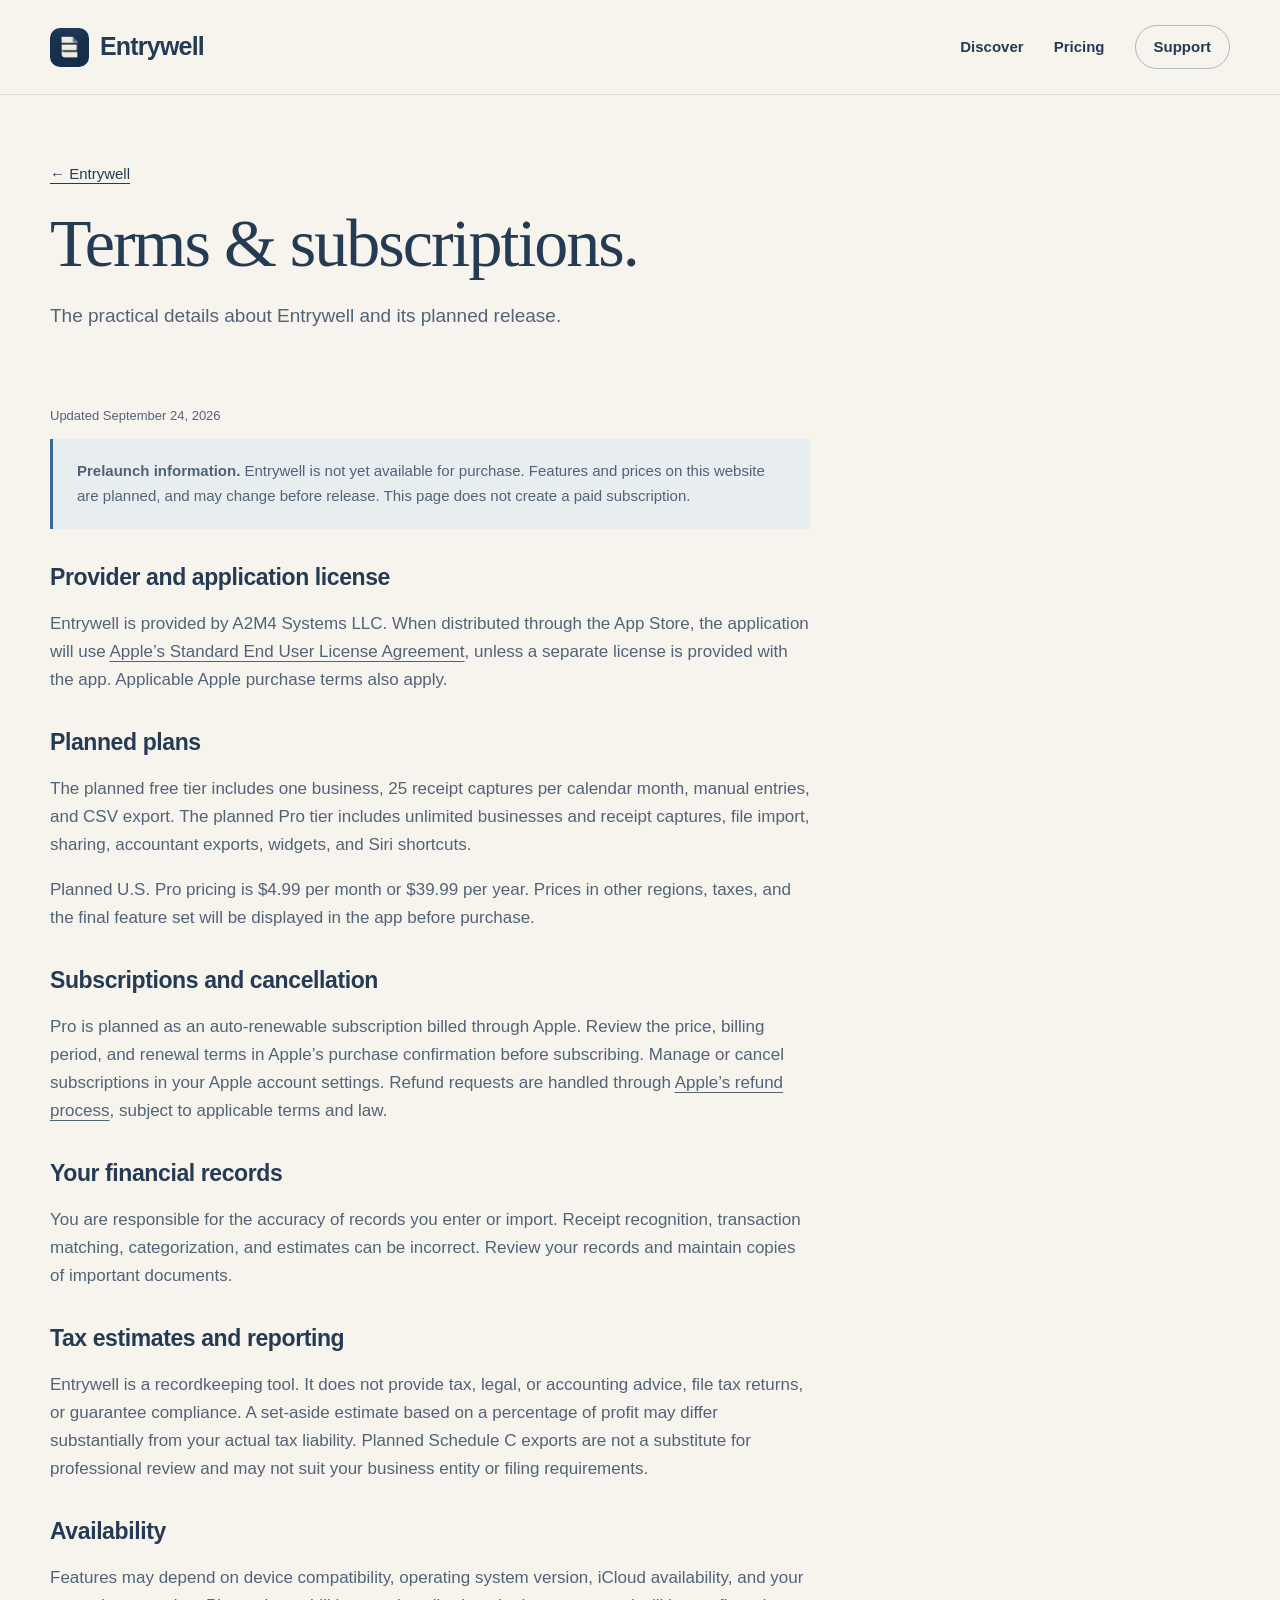
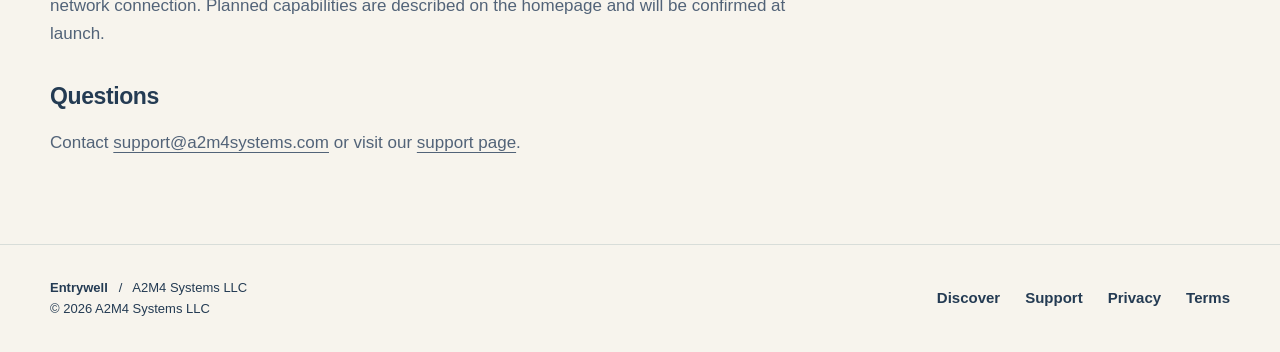
<file: docs/terms/index.html>
<!doctype html>
<html lang="en"><head><meta charset="utf-8"><meta name="viewport" content="width=device-width, initial-scale=1"><title>Terms &amp; subscriptions. | Entrywell</title><meta name="description" content="The practical details about Entrywell and its planned release."><meta name="theme-color" content="#243b53"><link rel="canonical" href="https://entrywell.app/terms/"><meta property="og:type" content="website"><meta property="og:title" content="Terms &amp; subscriptions. | Entrywell"><meta property="og:description" content="The practical details about Entrywell and its planned release."><meta property="og:url" content="https://entrywell.app/terms/"><link rel="icon" href="../assets/favicon.svg" type="image/svg+xml"><link rel="stylesheet" href="../assets/styles.css"></head><body><a class="skip" href="#main">Skip to content</a><header><div class="wrap nav"><a class="brand" href="../" aria-label="Entrywell home"><img src="../assets/entrywell-icon.png" alt="" width="39" height="39">Entrywell</a><nav aria-label="Main navigation"><a class="desktop-link" href="../marketing/">Discover</a><a class="desktop-link" href="../#pricing">Pricing</a><a class="nav-support" href="../support/">Support</a></nav></div></header><main id="main" class="wrap"><div class="subhero"><a class="back" href="../">← Entrywell</a><h1>Terms & subscriptions.</h1><p class="lead">The practical details about Entrywell and its planned release.</p></div><article class="article"><p class="date">Updated September 24, 2026</p><div class="notice"><p><strong>Prelaunch information.</strong> Entrywell is not yet available for purchase. Features and prices on this website are planned, and may change before release. This page does not create a paid subscription.</p></div><h2>Provider and application license</h2><p>Entrywell is provided by A2M4 Systems LLC. When distributed through the App Store, the application will use <a href="https://www.apple.com/legal/internet-services/itunes/dev/stdeula/">Apple’s Standard End User License Agreement</a>, unless a separate license is provided with the app. Applicable Apple purchase terms also apply.</p><h2>Planned plans</h2><p>The planned free tier includes one business, 25 receipt captures per calendar month, manual entries, and CSV export. The planned Pro tier includes unlimited businesses and receipt captures, file import, sharing, accountant exports, widgets, and Siri shortcuts.</p><p>Planned U.S. Pro pricing is $4.99 per month or $39.99 per year. Prices in other regions, taxes, and the final feature set will be displayed in the app before purchase.</p><h2>Subscriptions and cancellation</h2><p>Pro is planned as an auto-renewable subscription billed through Apple. Review the price, billing period, and renewal terms in Apple’s purchase confirmation before subscribing. Manage or cancel subscriptions in your Apple account settings. Refund requests are handled through <a href="https://reportaproblem.apple.com/">Apple’s refund process</a>, subject to applicable terms and law.</p><h2>Your financial records</h2><p>You are responsible for the accuracy of records you enter or import. Receipt recognition, transaction matching, categorization, and estimates can be incorrect. Review your records and maintain copies of important documents.</p><h2>Tax estimates and reporting</h2><p>Entrywell is a recordkeeping tool. It does not provide tax, legal, or accounting advice, file tax returns, or guarantee compliance. A set-aside estimate based on a percentage of profit may differ substantially from your actual tax liability. Planned Schedule C exports are not a substitute for professional review and may not suit your business entity or filing requirements.</p><h2>Availability</h2><p>Features may depend on device compatibility, operating system version, iCloud availability, and your network connection. Planned capabilities are described on the homepage and will be confirmed at launch.</p><h2>Questions</h2><p>Contact <a href="mailto:support@a2m4systems.com?subject=Entrywell%20terms">support@a2m4systems.com</a> or visit our <a href="../support/">support page</a>.</p></article></main><footer><div class="wrap footer-inner"><div><span class="footer-brand">Entrywell</span> &nbsp; / &nbsp; A2M4 Systems LLC<br>© 2026 A2M4 Systems LLC</div><nav class="footer-links" aria-label="Footer navigation"><a href="../marketing/">Discover</a><a href="../support/">Support</a><a href="../privacy/">Privacy</a><a href="../terms/">Terms</a></nav></div></footer></body></html>
</file>
<file: docs/assets/styles.css>
@charset "UTF-8";
:root{--ink:#243b53;--paper:#f7f4ed;--blue:#356a9a;--brass:#c49a57;--slate:#526378;--line:#d8ddd9;--white:#fff;--green:#237153;--serif:Georgia,'Times New Roman',serif}*{box-sizing:border-box}html{scroll-behavior:smooth;scroll-padding-top:100px}body{margin:0;background:var(--paper);color:var(--ink);font:17px/1.65 -apple-system,BlinkMacSystemFont,'Segoe UI',sans-serif}a{color:inherit;text-underline-offset:4px}button,a{-webkit-tap-highlight-color:transparent}a:focus-visible,summary:focus-visible{outline:3px solid var(--blue);outline-offset:5px}img{max-width:100%;display:block}.wrap{width:min(1180px,calc(100% - 64px));margin:auto}.skip{position:fixed;top:-100px;background:white;padding:12px;z-index:99}.skip:focus{top:8px}header{border-bottom:1px solid var(--line)}.nav{display:flex;align-items:center;justify-content:space-between;gap:24px;min-height:94px}.brand{display:inline-flex;align-items:center;gap:11px;font-size:25px;font-weight:750;text-decoration:none;letter-spacing:-.8px}.brand img{width:39px;height:39px;border-radius:10px}nav{display:flex;align-items:center;gap:30px;font-size:15px;font-weight:600}nav a{text-decoration:none}nav a:hover{color:var(--blue)}.nav-support{border:1px solid #adb8c1;padding:9px 18px;border-radius:30px}.eyebrow{font-size:12px;letter-spacing:2.2px;font-weight:750;text-transform:uppercase;color:var(--slate)}.hero{display:grid;grid-template-columns:1.05fr 1fr;gap:70px;align-items:center;padding:70px 0 74px}.hero h1{font:normal clamp(56px,6.1vw,83px)/1.04 var(--serif);letter-spacing:-3.3px;margin:24px 0}.hero h1 em{color:var(--blue);font-weight:normal}.lead{font-size:19px;line-height:1.75;color:var(--slate);max-width:440px}.button{display:inline-flex;align-items:center;justify-content:center;border-radius:8px;padding:13px 23px;min-height:50px;text-decoration:none;font-weight:650;font-size:15px;background:var(--ink);color:white;border:1px solid var(--ink)}.button:hover{background:var(--blue)}.button.light{background:var(--paper);color:var(--ink);border-color:var(--paper)}.hero-actions{display:flex;align-items:center;gap:24px;margin:29px 0 18px}.text-link{font-size:15px;font-weight:650}.availability{font-size:13px;color:var(--slate)}.hero-visual{position:relative;padding:32px 48px 27px;background:#e6ebea;border-radius:100px 100px 20px 20px;min-width:0}.preview-label{text-align:center;font-size:12px;color:var(--slate);margin-top:15px;letter-spacing:.4px}.phone{max-width:330px;margin:auto;background:#fbfaf7;border:7px solid #253647;border-radius:43px;padding:15px 19px 13px;box-shadow:0 25px 40px #243b531f;color:#162d40;font-size:13px;position:relative}.phone-top{display:flex;align-items:center;justify-content:space-between;height:27px;padding:0 4px;font-size:11px;font-weight:750}.island{background:#172b3c;width:81px;height:22px;border-radius:20px}.phone-business{display:flex;align-items:center;gap:8px;margin-top:22px;font-size:12px}.phone-business img{width:22px;border-radius:6px}.phone h2{font-size:30px;margin:10px 0 15px;letter-spacing:-1px}.summary{background:var(--ink);color:white;padding:16px;border-radius:13px}.summary-top{display:flex;justify-content:space-between;font-size:11px;color:#d1dfec}.money{font-size:33px;font-weight:650;letter-spacing:-1px;font-variant-numeric:tabular-nums;line-height:1.3;margin:5px 0 10px}.summary-bottom{display:flex;justify-content:space-between;border-top:1px solid #ffffff29;padding-top:11px;font-size:11px;color:#e1e7ee}.summary-bottom strong{display:block;color:white;font-size:13px}.transactions-title{display:flex;align-items:center;justify-content:space-between;margin:20px 0 9px;font-size:14px;font-weight:700}.transactions-title small{font-weight:400;font-size:10px;color:var(--slate)}.transaction{display:grid;grid-template-columns:30px 1fr auto;gap:8px;align-items:center;padding:14px 0;border-bottom:1px solid #e5e8e7}.transaction-icon{width:28px;height:30px;display:grid;place-items:center;background:#e7edf0;border-radius:8px;color:var(--blue);font-size:15px}.transaction strong{font-size:11px;display:block}.transaction small{display:block;font-size:10px;color:var(--slate)}.transaction-amount{text-align:right;font-variant-numeric:tabular-nums}.transaction .income{color:var(--green)}.phone-scan{margin:16px 0;background:var(--blue);color:white;padding:10px;border-radius:9px;text-align:center;font-size:12px;font-weight:650}.phone-tabs{display:flex;justify-content:space-between;font-size:9px;color:var(--slate);padding:2px 0 6px}.phone-tabs span:first-child{color:var(--blue);font-weight:700}.home-indicator{height:4px;width:91px;background:#243b53;border-radius:3px;margin:7px auto 0}.floating-note{position:absolute;right:-15px;bottom:110px;background:var(--paper);border:1px solid white;border-radius:12px;padding:17px 22px;box-shadow:0 12px 22px #243b5317;font-size:12px;max-width:180px}.floating-note strong{display:block;font-size:23px;line-height:1.3}.floating-note small{font-size:11px;color:var(--slate)}.principles{display:grid;grid-template-columns:repeat(3,1fr);border-top:1px solid var(--line);border-bottom:1px solid var(--line);padding:25px 0;gap:25px;font-size:14px}.principles div{display:flex;align-items:center;gap:12px}.principles b{font-size:13px;color:var(--blue);border:1px solid #bdcbd6;border-radius:50%;width:28px;height:28px;display:grid;place-items:center;font-weight:400}.section{padding:90px 0}.section-heading{display:flex;justify-content:space-between;align-items:end;gap:45px;margin-bottom:40px}.section h2,.closing h2{font:normal clamp(35px,4vw,49px)/1.15 var(--serif);letter-spacing:-1.4px;margin:14px 0}.section-heading p{max-width:365px;color:var(--slate);font-size:16px}.features{display:grid;grid-template-columns:repeat(3,1fr);gap:35px}.feature{border-top:2px solid var(--line);padding-top:24px}.feature-number{font:italic 24px var(--serif);color:var(--blue)}.feature h3{font-size:21px;letter-spacing:-.5px;margin:19px 0 10px}.feature p{color:var(--slate);font-size:16px;margin:0}.privacy-band{background:var(--ink);color:var(--paper);border-radius:19px;padding:55px;display:grid;grid-template-columns:1fr 1fr;gap:65px;align-items:center}.privacy-band .eyebrow{color:#c4d2df}.privacy-band h2{font:normal 43px/1.2 var(--serif);letter-spacing:-1px;margin:13px 0}.privacy-band p{color:#d1dce6;font-size:16px}.privacy-band a{color:var(--paper);font-size:15px}.privacy-list{list-style:none;padding:0;margin:0}.privacy-list li{padding:16px 0;border-bottom:1px solid #ffffff26;font-size:16px}.privacy-list li:last-child{border:0}.privacy-list span{display:block;font-size:14px;color:#c4d2df;margin-top:3px}.pricing-grid{display:grid;grid-template-columns:1fr 1fr;gap:24px}.price-card{border:1px solid var(--line);border-radius:16px;background:#ffffff75;padding:32px}.price-card.pro{border-color:var(--ink);background:white}.price-top{display:flex;align-items:center;justify-content:space-between}.price-card h3{margin:0;font-size:23px}.badge{font-size:11px;text-transform:uppercase;letter-spacing:1px;color:var(--blue);background:#e9eff3;padding:5px 9px;border-radius:4px}.price{font-size:44px;font-weight:650;letter-spacing:-2px;line-height:1.2;margin:19px 0 8px}.price span{font-size:16px;color:var(--slate);font-weight:400;letter-spacing:0}.price-description{font-size:15px;color:var(--slate);margin:0 0 22px}.price-card ul{padding-left:20px;font-size:16px;margin-bottom:0}.price-card li{margin:8px 0}.fine{font-size:13px;color:var(--slate);margin-top:20px}.faq{max-width:800px}.faq h2{margin-bottom:30px}details{border-bottom:1px solid var(--line);padding:20px 0}summary{font-size:18px;cursor:pointer;font-weight:600}details p{color:var(--slate);font-size:16px;margin-bottom:0}.closing{border-top:1px solid var(--line);text-align:center;padding:60px 0 70px}.closing p{color:var(--slate)}footer{border-top:1px solid var(--line);padding:32px 0;font-size:13px}.footer-inner{display:flex;justify-content:space-between;align-items:center;gap:24px}.footer-brand{font-weight:650}.footer-links{display:flex;gap:25px;flex-wrap:wrap}.footer-links a{text-decoration:none}.subhero{padding:65px 0 40px;max-width:820px}.subhero h1{font:normal clamp(45px,6vw,68px)/1.08 var(--serif);letter-spacing:-2px;margin:19px 0}.subhero .lead{max-width:690px}.article{max-width:760px;padding-bottom:70px}.article h2{font-size:23px;line-height:1.3;margin:34px 0 13px;letter-spacing:-.4px}.article p,.article li{color:var(--slate)}.article .notice{background:#e8edef;border-left:3px solid var(--blue);padding:20px 24px;margin:10px 0 30px;font-size:15px}.article .notice p{margin:0}.contact-card{border:1px solid var(--line);border-radius:14px;padding:27px;background:white;margin:25px 0}.contact-card h2{margin-top:0}.contact-card a{overflow-wrap:anywhere}.article details{padding:19px 0}.article details h2{margin:15px 0;font-size:19px}.article ul{padding-left:22px}.date{font-size:13px;color:var(--slate)}.back{font-size:15px}.error{padding:100px 0;min-height:60vh}.error h1{font:normal 55px var(--serif)}
@media(min-width:1450px){.hero{padding-top:90px;padding-bottom:90px}}@media(max-width:950px){.hero{gap:35px}.hero-visual{padding:25px 22px}.hero h1{font-size:61px}.floating-note{right:-8px;bottom:97px;padding:13px}.privacy-band{gap:35px;padding:40px}.features{gap:23px}.hero-actions{gap:15px;flex-wrap:wrap}}@media(max-width:700px){.wrap{width:calc(100% - 38px)}.nav{min-height:80px;gap:15px}.brand{font-size:23px}.brand img{width:34px;height:34px}nav{gap:17px;font-size:14px}nav .desktop-link{display:none}.nav-support{padding:7px 14px}.hero{grid-template-columns:1fr;padding:43px 0 40px;gap:33px}.hero h1{font-size:60px;letter-spacing:-2.5px;margin:20px 0}.lead{font-size:18px}.hero-actions{margin-top:24px}.hero-visual{max-width:440px;width:100%;margin:auto;padding:27px 35px 18px;border-radius:65px 65px 16px 16px}.phone{max-width:310px}.floating-note{right:0;bottom:112px;padding:12px 14px}.principles{grid-template-columns:1fr;gap:15px;padding:23px 0}.section{padding:55px 0}.section-heading{display:block;margin-bottom:30px}.section-heading p{max-width:100%}.features{grid-template-columns:1fr;gap:30px}.feature h3{margin:10px 0}.privacy-band{grid-template-columns:1fr;gap:15px;padding:29px 24px;border-radius:13px}.privacy-band h2{font-size:36px}.pricing-grid{grid-template-columns:1fr}.price-card{padding:26px}.footer-inner{align-items:start;flex-direction:column;gap:17px}.footer-links{gap:23px}.closing{padding:43px 0}.subhero{padding:42px 0 23px}.subhero h1{font-size:49px}.article{padding-bottom:45px}.article .notice{padding:17px}.section h2{font-size:37px}.contact-card{padding:23px}.hero .eyebrow{font-size:11px;letter-spacing:1.7px}}@media(prefers-reduced-motion:reduce){html{scroll-behavior:auto}}@media print{header,footer,.hero-visual,.hero-actions{display:none}body{background:white;color:black}.wrap{width:100%}.article{max-width:none}a{color:black}}
.marketing-brand{text-align:center;padding:45px 30px;border:1px solid var(--line);border-radius:22px;background:#ecefeb}.marketing-brand img{width:min(100%,280px);height:auto;border-radius:24%;margin:auto;box-shadow:0 24px 40px #243b5326}.marketing-brand p{font:normal 26px var(--serif);margin:32px 0 10px}.marketing-brand span{font-size:11px;letter-spacing:2px;color:var(--slate)}.workflow{padding-top:10px}.workflow-row{display:grid;grid-template-columns:45px 1fr 230px;gap:30px;border-top:1px solid var(--line);padding:27px 0}.workflow-row>span{font:italic 24px var(--serif);color:var(--blue);padding-top:4px}.workflow-row h3{margin:0;font-size:23px}.workflow-row p{font-size:16px;color:var(--slate);max-width:610px}.workflow-aside{border-left:2px solid var(--brass);padding-left:24px;font-family:var(--serif);font-style:italic;align-self:center}.workflow h2{margin-bottom:37px}@media(max-width:700px){.workflow-row{grid-template-columns:28px 1fr;gap:16px}.workflow-aside{grid-column:2;margin:0}.marketing-brand{padding:35px 20px}.marketing-brand img{width:220px}}
</file>
